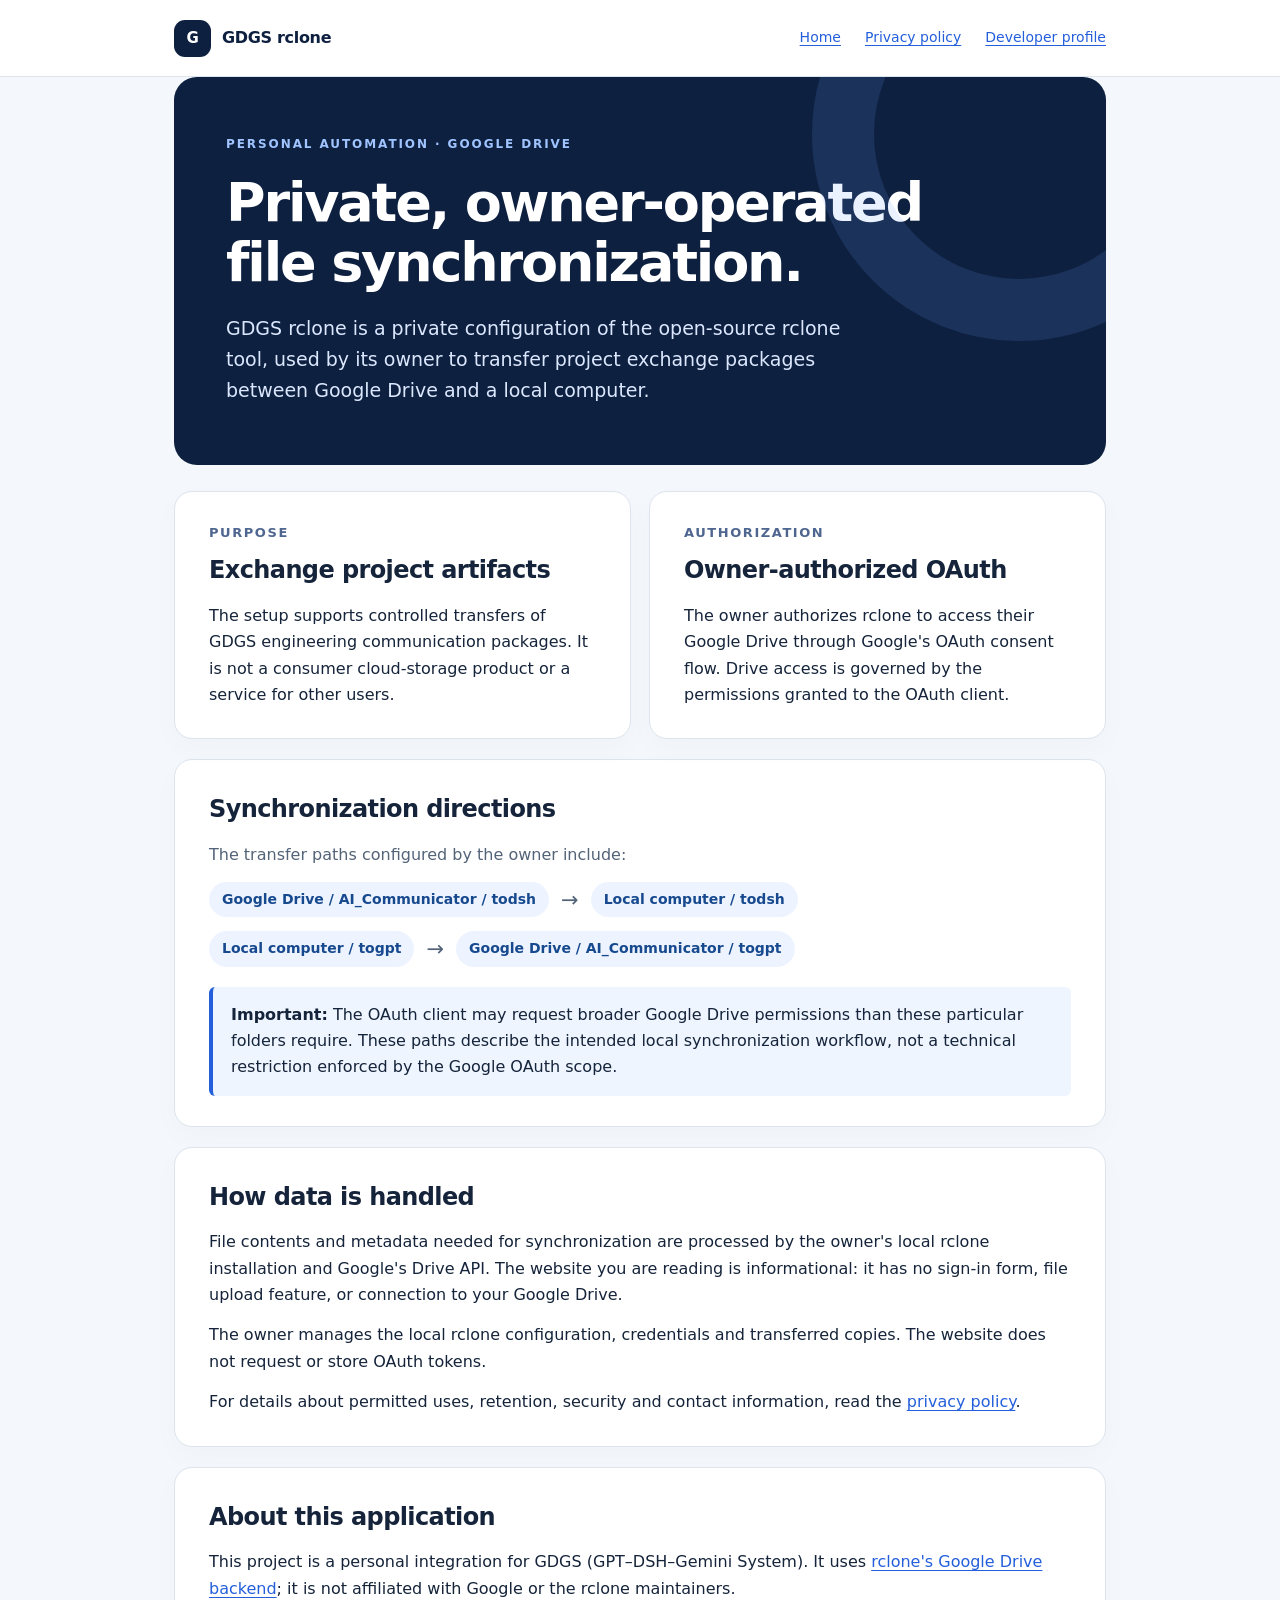
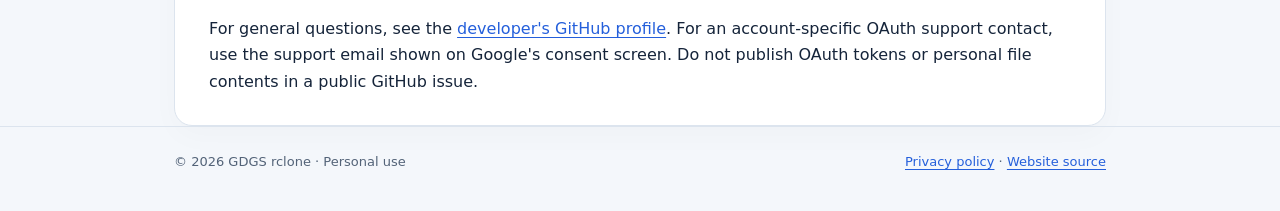
<file: index.html>
<!doctype html>
<html lang="en">
<head>
  <meta charset="utf-8">
  <meta name="viewport" content="width=device-width, initial-scale=1">
  <meta name="description" content="GDGS rclone is a personal, owner-operated Google Drive synchronization configuration for exchanging project artifacts between Google Drive and a local computer.">
  <title>GDGS rclone — Private Google Drive Synchronization</title>
  <link rel="stylesheet" href="styles.css">
</head>
<body>
<header class="site-head"><div class="wrap nav">
  <a class="brand" href="./"><span class="mark" aria-hidden="true">G</span> GDGS rclone</a>
  <nav class="nav-links" aria-label="Main navigation"><a href="./" aria-current="page">Home</a><a href="privacy.html">Privacy policy</a><a href="https://github.com/sihaoyezhu">Developer profile</a></nav>
</div></header>
<main class="wrap">
  <section class="hero">
    <p class="eyebrow">Personal automation · Google Drive</p>
    <h1>Private, owner-operated file synchronization.</h1>
    <p class="lead">GDGS rclone is a private configuration of the open-source rclone tool, used by its owner to transfer project exchange packages between Google Drive and a local computer.</p>
  </section>
  <div class="grid">
    <section class="panel">
      <p class="small-title">Purpose</p>
      <h2>Exchange project artifacts</h2>
      <p>The setup supports controlled transfers of GDGS engineering communication packages. It is not a consumer cloud-storage product or a service for other users.</p>
    </section>
    <section class="panel">
      <p class="small-title">Authorization</p>
      <h2>Owner-authorized OAuth</h2>
      <p>The owner authorizes rclone to access their Google Drive through Google's OAuth consent flow. Drive access is governed by the permissions granted to the OAuth client.</p>
    </section>
  </div>
  <section class="panel">
    <h2>Synchronization directions</h2>
    <p class="muted">The transfer paths configured by the owner include:</p>
    <p class="flow"><span class="pill">Google Drive / AI_Communicator / todsh</span><span class="arrow" aria-hidden="true">→</span><span class="pill">Local computer / todsh</span></p>
    <p class="flow"><span class="pill">Local computer / togpt</span><span class="arrow" aria-hidden="true">→</span><span class="pill">Google Drive / AI_Communicator / togpt</span></p>
    <div class="callout"><p><strong>Important:</strong> The OAuth client may request broader Google Drive permissions than these particular folders require. These paths describe the intended local synchronization workflow, not a technical restriction enforced by the Google OAuth scope.</p></div>
  </section>
  <section class="panel">
    <h2>How data is handled</h2>
    <p>File contents and metadata needed for synchronization are processed by the owner's local rclone installation and Google's Drive API. The website you are reading is informational: it has no sign-in form, file upload feature, or connection to your Google Drive.</p>
    <p>The owner manages the local rclone configuration, credentials and transferred copies. The website does not request or store OAuth tokens.</p>
    <p>For details about permitted uses, retention, security and contact information, read the <a href="privacy.html">privacy policy</a>.</p>
  </section>
  <section class="panel">
    <h2>About this application</h2>
    <p>This project is a personal integration for GDGS (GPT–DSH–Gemini System). It uses <a href="https://rclone.org/drive/">rclone's Google Drive backend</a>; it is not affiliated with Google or the rclone maintainers.</p>
    <p>For general questions, see the <a href="https://github.com/sihaoyezhu">developer's GitHub profile</a>. For an account-specific OAuth support contact, use the support email shown on Google's consent screen. Do not publish OAuth tokens or personal file contents in a public GitHub issue.</p>
  </section>
</main>
<footer><div class="wrap foot"><span>© 2026 GDGS rclone · Personal use</span><span><a href="privacy.html">Privacy policy</a> · <a href="https://github.com/sihaoyezhu/sihaoyezhu.github.io">Website source</a></span></div></footer>
</body>
</html>
</file>
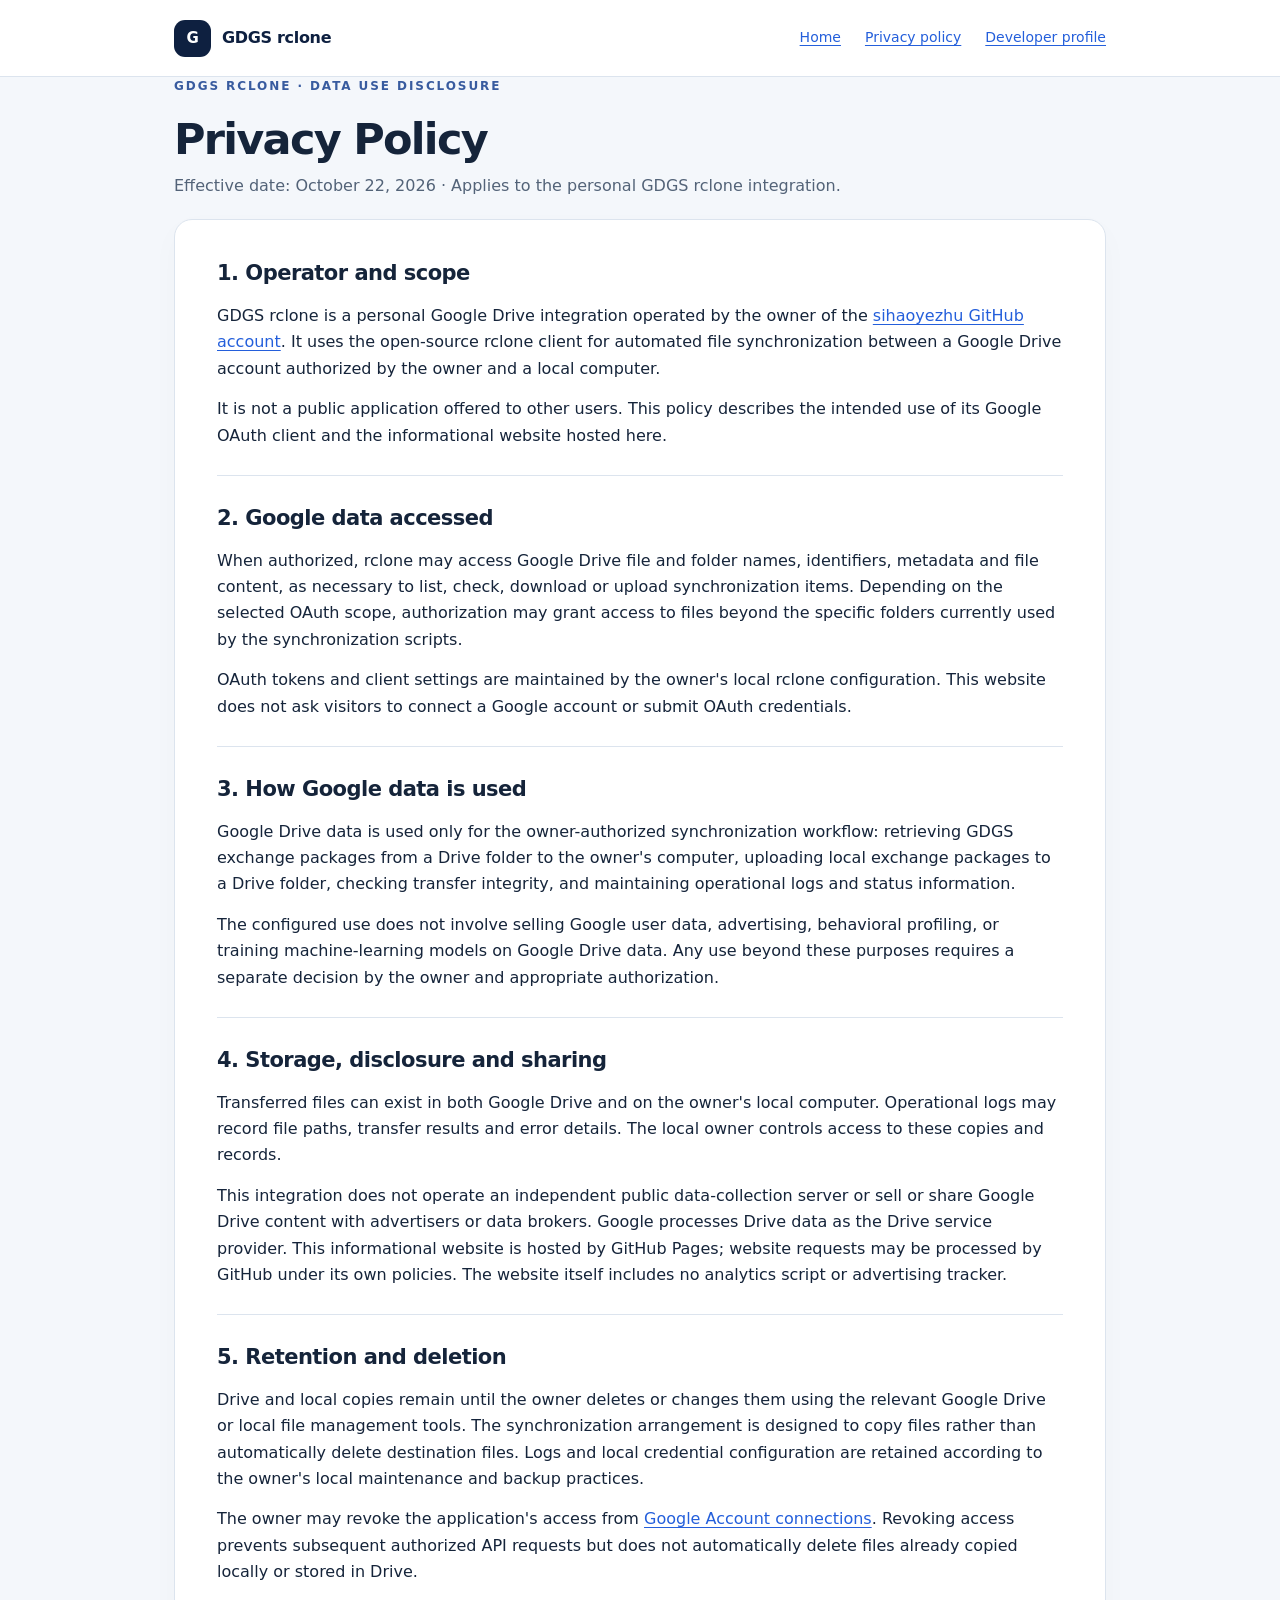
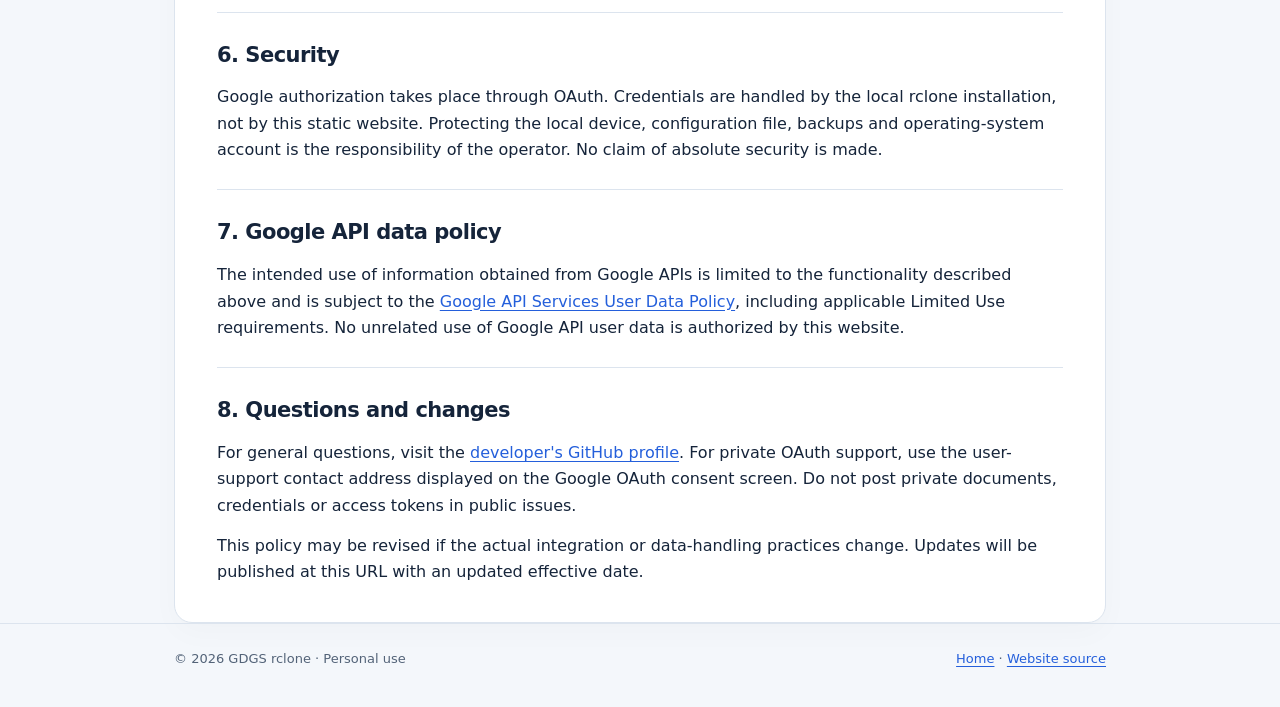
<file: privacy.html>
<!doctype html>
<html lang="en">
<head>
  <meta charset="utf-8">
  <meta name="viewport" content="width=device-width, initial-scale=1">
  <meta name="description" content="Privacy policy for the personal GDGS rclone Google Drive synchronization configuration.">
  <title>Privacy Policy — GDGS rclone</title>
  <link rel="stylesheet" href="styles.css">
</head>
<body>
<header class="site-head"><div class="wrap nav">
  <a class="brand" href="./"><span class="mark" aria-hidden="true">G</span> GDGS rclone</a>
  <nav class="nav-links" aria-label="Main navigation"><a href="./">Home</a><a href="privacy.html" aria-current="page">Privacy policy</a><a href="https://github.com/sihaoyezhu">Developer profile</a></nav>
</div></header>
<main class="wrap legal">
  <p class="eyebrow" style="color:#385b9f">GDGS rclone · Data use disclosure</p>
  <h1>Privacy Policy</h1>
  <p class="subhead">Effective date: October 22, 2026 · Applies to the personal GDGS rclone integration.</p>
  <article class="panel">
    <section>
      <h2>1. Operator and scope</h2>
      <p>GDGS rclone is a personal Google Drive integration operated by the owner of the <a href="https://github.com/sihaoyezhu">sihaoyezhu GitHub account</a>. It uses the open-source rclone client for automated file synchronization between a Google Drive account authorized by the owner and a local computer.</p>
      <p>It is not a public application offered to other users. This policy describes the intended use of its Google OAuth client and the informational website hosted here.</p>
    </section>
    <section>
      <h2>2. Google data accessed</h2>
      <p>When authorized, rclone may access Google Drive file and folder names, identifiers, metadata and file content, as necessary to list, check, download or upload synchronization items. Depending on the selected OAuth scope, authorization may grant access to files beyond the specific folders currently used by the synchronization scripts.</p>
      <p>OAuth tokens and client settings are maintained by the owner's local rclone configuration. This website does not ask visitors to connect a Google account or submit OAuth credentials.</p>
    </section>
    <section>
      <h2>3. How Google data is used</h2>
      <p>Google Drive data is used only for the owner-authorized synchronization workflow: retrieving GDGS exchange packages from a Drive folder to the owner's computer, uploading local exchange packages to a Drive folder, checking transfer integrity, and maintaining operational logs and status information.</p>
      <p>The configured use does not involve selling Google user data, advertising, behavioral profiling, or training machine-learning models on Google Drive data. Any use beyond these purposes requires a separate decision by the owner and appropriate authorization.</p>
    </section>
    <section>
      <h2>4. Storage, disclosure and sharing</h2>
      <p>Transferred files can exist in both Google Drive and on the owner's local computer. Operational logs may record file paths, transfer results and error details. The local owner controls access to these copies and records.</p>
      <p>This integration does not operate an independent public data-collection server or sell or share Google Drive content with advertisers or data brokers. Google processes Drive data as the Drive service provider. This informational website is hosted by GitHub Pages; website requests may be processed by GitHub under its own policies. The website itself includes no analytics script or advertising tracker.</p>
    </section>
    <section>
      <h2>5. Retention and deletion</h2>
      <p>Drive and local copies remain until the owner deletes or changes them using the relevant Google Drive or local file management tools. The synchronization arrangement is designed to copy files rather than automatically delete destination files. Logs and local credential configuration are retained according to the owner's local maintenance and backup practices.</p>
      <p>The owner may revoke the application's access from <a href="https://myaccount.google.com/connections">Google Account connections</a>. Revoking access prevents subsequent authorized API requests but does not automatically delete files already copied locally or stored in Drive.</p>
    </section>
    <section>
      <h2>6. Security</h2>
      <p>Google authorization takes place through OAuth. Credentials are handled by the local rclone installation, not by this static website. Protecting the local device, configuration file, backups and operating-system account is the responsibility of the operator. No claim of absolute security is made.</p>
    </section>
    <section>
      <h2>7. Google API data policy</h2>
      <p>The intended use of information obtained from Google APIs is limited to the functionality described above and is subject to the <a href="https://developers.google.com/terms/api-services-user-data-policy">Google API Services User Data Policy</a>, including applicable Limited Use requirements. No unrelated use of Google API user data is authorized by this website.</p>
    </section>
    <section>
      <h2>8. Questions and changes</h2>
      <p>For general questions, visit the <a href="https://github.com/sihaoyezhu">developer's GitHub profile</a>. For private OAuth support, use the user-support contact address displayed on the Google OAuth consent screen. Do not post private documents, credentials or access tokens in public issues.</p>
      <p>This policy may be revised if the actual integration or data-handling practices change. Updates will be published at this URL with an updated effective date.</p>
    </section>
  </article>
</main>
<footer><div class="wrap foot"><span>© 2026 GDGS rclone · Personal use</span><span><a href="./">Home</a> · <a href="https://github.com/sihaoyezhu/sihaoyezhu.github.io">Website source</a></span></div></footer>
</body>
</html>
</file>
<file: styles.css>
:root{color-scheme:light;--ink:#15243a;--muted:#536378;--blue:#245fdb;--line:#dce4ee;--bg:#f4f7fb;--white:#fff;--navy:#0e2040}
*{box-sizing:border-box}html{scroll-behavior:smooth}body{margin:0;font-family:system-ui,-apple-system,BlinkMacSystemFont,"Segoe UI",sans-serif;line-height:1.65;color:var(--ink);background:var(--bg)}
a{color:var(--blue);text-underline-offset:3px}a:hover{color:#153f9d}a:focus-visible{outline:3px solid #e4a932;outline-offset:4px;border-radius:3px}
.wrap{max-width:980px;margin:0 auto;padding:0 24px}
.site-head{background:var(--white);border-bottom:1px solid var(--line)}.nav{min-height:76px;display:flex;align-items:center;justify-content:space-between;gap:20px}.brand{text-decoration:none;color:var(--navy);display:inline-flex;align-items:center;gap:11px;font-weight:740;letter-spacing:-.02em}.mark{display:inline-grid;place-items:center;width:37px;height:37px;color:white;background:var(--navy);border-radius:11px;font-size:15px}.nav-links{display:flex;gap:24px;font-size:14px;flex-wrap:wrap}
main{padding:52px 0 72px}.hero{background:var(--navy);color:#fff;border-radius:23px;padding:58px 52px;margin-bottom:26px;position:relative;overflow:hidden}.hero:after{content:"";position:absolute;width:290px;height:290px;right:-120px;top:-150px;border-radius:50%;border:62px solid rgba(105,158,253,.14);pointer-events:none}.eyebrow{text-transform:uppercase;letter-spacing:.16em;font-size:12px;font-weight:750;color:#9fc4ff;margin:0 0 18px}.hero h1{font-size:clamp(33px,5vw,54px);max-width:740px;line-height:1.12;letter-spacing:-.04em;margin:0 0 19px}.lead{font-size:19px;max-width:660px;color:#dbe7fd;margin:0}.hero a{color:#d7e5ff}
.panel{background:var(--white);border:1px solid var(--line);border-radius:18px;padding:30px 34px;margin-top:20px;box-shadow:0 10px 30px rgba(21,36,58,.025)}
.panel h2{font-size:24px;letter-spacing:-.025em;margin:0 0 12px}.panel h3{font-size:18px;margin:22px 0 7px}.panel p{margin:0 0 14px}.panel p:last-child{margin-bottom:0}
.grid{display:grid;grid-template-columns:repeat(2,minmax(0,1fr));gap:18px}.grid .panel{margin:0}.small-title{font-size:13px;text-transform:uppercase;letter-spacing:.12em;color:#4f6690;font-weight:700;margin-bottom:8px!important}.muted{color:var(--muted)}.flow{display:flex;align-items:center;gap:12px;flex-wrap:wrap}.pill{display:inline-block;background:#eef4ff;color:#17498f;font-weight:680;border-radius:100px;padding:6px 13px;font-size:14px}.arrow{color:var(--muted);font-size:21px}.callout{background:#eef5ff;border-left:4px solid var(--blue);padding:15px 18px;border-radius:6px;margin-top:20px}.callout p{margin:0}
ul{padding-left:24px;margin:8px 0 16px}li{padding-left:3px;margin:8px 0}
.subhead{margin:0 0 9px;color:var(--muted);font-size:16px}.legal h1{font-size:clamp(30px,5vw,43px);letter-spacing:-.04em;line-height:1.12;margin:0 0 10px}.legal .panel{padding:36px 42px}.legal section+section{border-top:1px solid var(--line);margin-top:26px;padding-top:25px}.legal section h2{font-size:21px}
footer{border-top:1px solid var(--line);padding:24px 0 38px;color:var(--muted);font-size:13px}.foot{display:flex;justify-content:space-between;flex-wrap:wrap;gap:12px}
@media(max-width:650px){.wrap{padding:0 16px}.nav{padding:12px 0;align-items:flex-start;flex-direction:column}.hero{padding:38px 28px}.grid{grid-template-columns:1fr}.panel,.legal .panel{padding:24px 22px}.foot{flex-direction:column}}
</file>
